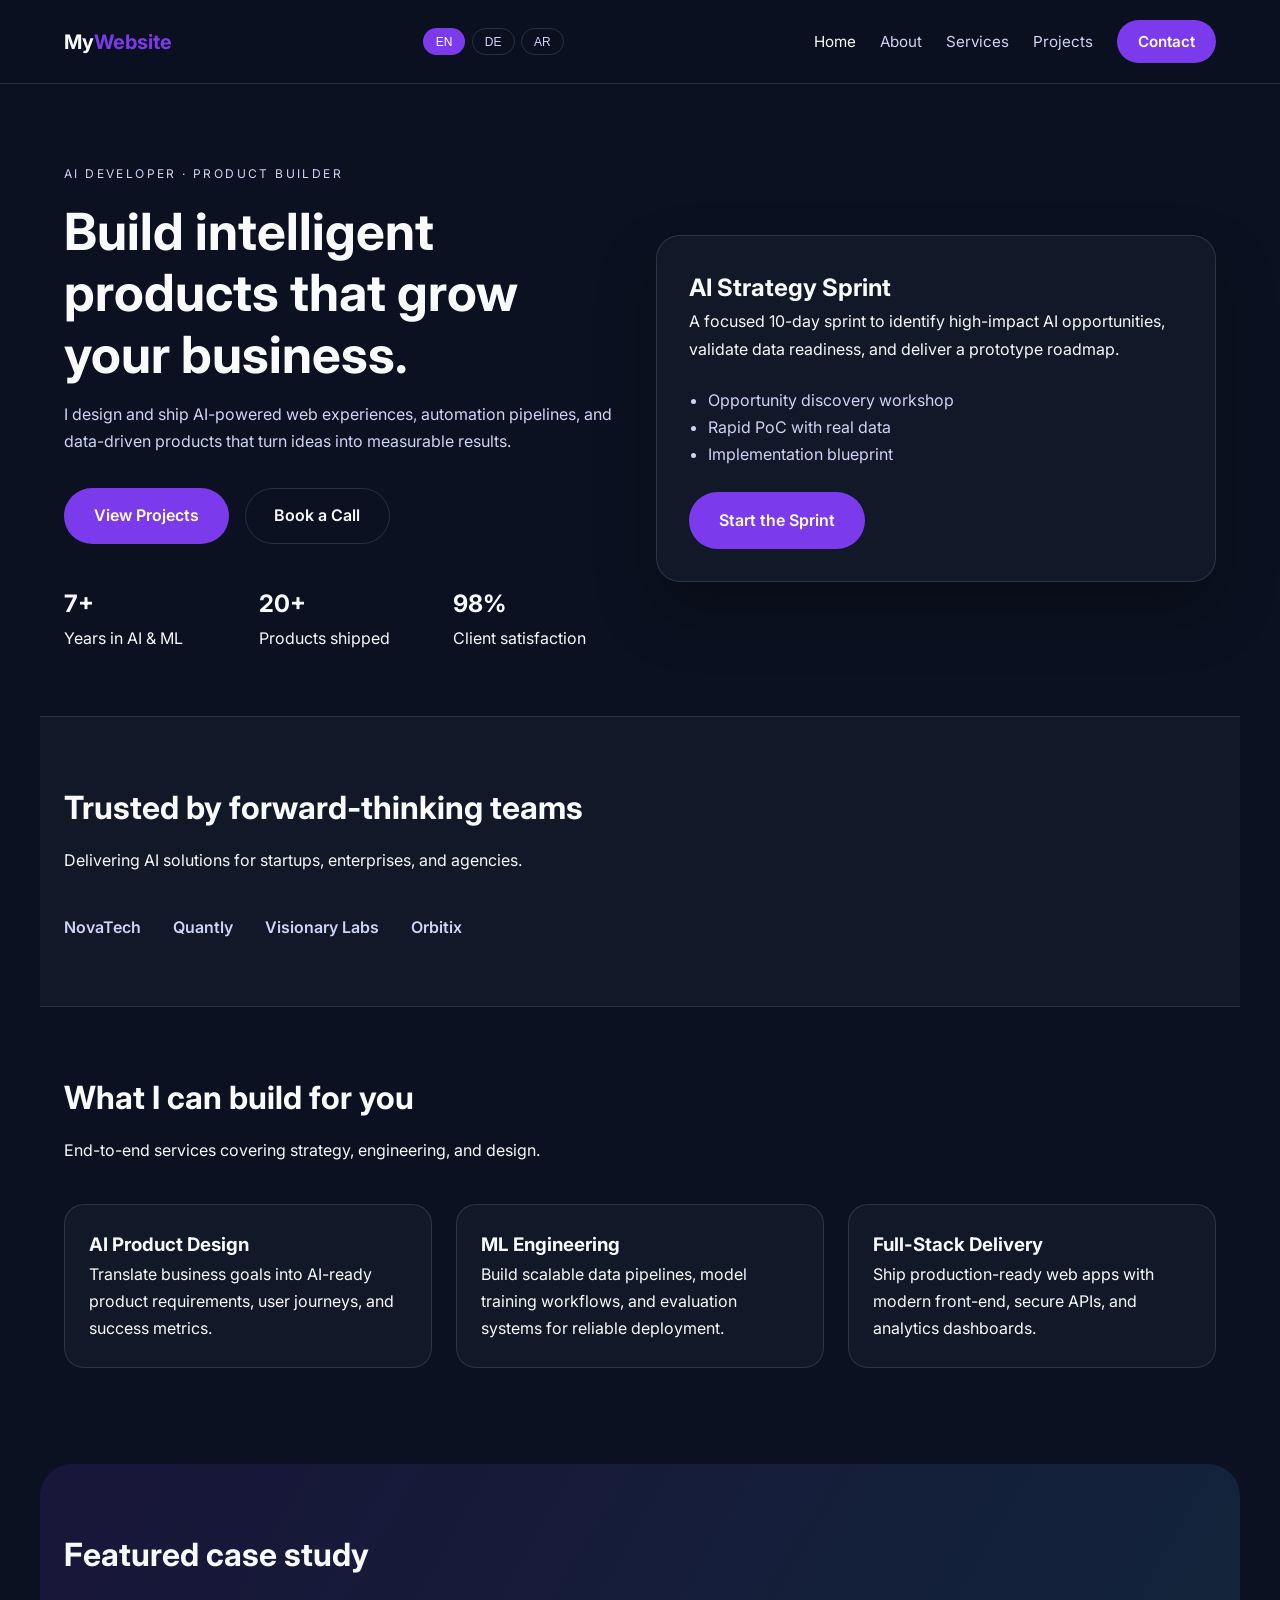
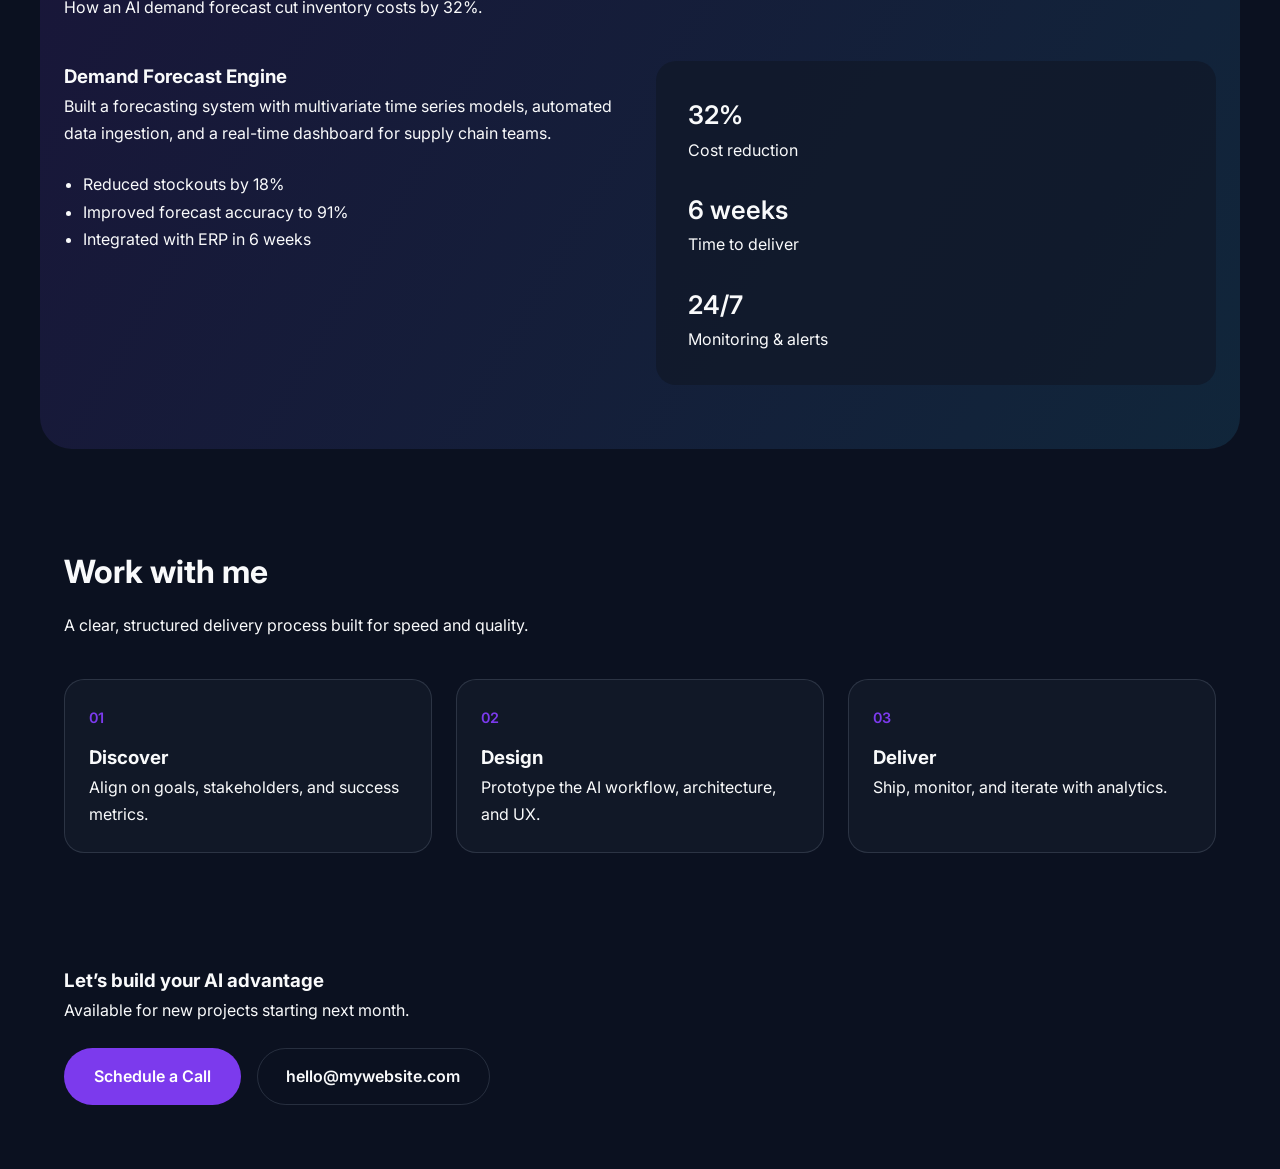
<file: my_website/index.html>
<!DOCTYPE html>
<html lang="en" dir="ltr">
  <head>
    <meta charset="UTF-8" />
    <meta name="viewport" content="width=device-width, initial-scale=1" />
    <title id="page-title">AI Developer Landing Page | My Website</title>
    <meta
      name="description"
      content="Professional AI developer landing page with services, projects, and contact."
      id="page-description"
    />
    <link rel="stylesheet" href="css/styles.css" />
  </head>
  <body data-page="index">
    <header class="site-header">
      <nav class="nav">
        <a class="logo" href="index.html" data-i18n-html="logo">My<span>Website</span></a>
        <div class="lang-switcher" role="group" aria-label="Language switcher">
          <button class="lang-button" type="button" data-lang="en">EN</button>
          <button class="lang-button" type="button" data-lang="de">DE</button>
          <button class="lang-button" type="button" data-lang="ar">AR</button>
        </div>
        <button class="nav-toggle" aria-expanded="false" aria-controls="nav-menu">
          <span class="sr-only" data-i18n="nav.toggle">Open menu</span>
          <span class="bar"></span>
          <span class="bar"></span>
          <span class="bar"></span>
        </button>
        <div class="nav-menu" id="nav-menu">
          <a href="index.html" class="active" data-i18n="nav.home">Home</a>
          <a href="about.html" data-i18n="nav.about">About</a>
          <a href="services.html" data-i18n="nav.services">Services</a>
          <a href="projects.html" data-i18n="nav.projects">Projects</a>
          <a href="contact.html" class="cta" data-i18n="nav.contact">Contact</a>
        </div>
      </nav>
    </header>

    <main>
      <section class="hero">
        <div class="hero-content">
          <p class="eyebrow" data-i18n="home.eyebrow">AI Developer · Product Builder</p>
          <h1 data-i18n="home.title">Build intelligent products that grow your business.</h1>
          <p class="lead" data-i18n="home.lead">
            I design and ship AI-powered web experiences, automation pipelines, and data-driven
            products that turn ideas into measurable results.
          </p>
          <div class="hero-actions">
            <a href="projects.html" class="button primary" data-i18n="home.ctaPrimary">
              View Projects
            </a>
            <a href="contact.html" class="button ghost" data-i18n="home.ctaSecondary">
              Book a Call
            </a>
          </div>
          <div class="hero-metrics">
            <div>
              <h3 data-i18n="home.metric1.value">7+</h3>
              <p data-i18n="home.metric1.label">Years in AI & ML</p>
            </div>
            <div>
              <h3 data-i18n="home.metric2.value">20+</h3>
              <p data-i18n="home.metric2.label">Products shipped</p>
            </div>
            <div>
              <h3 data-i18n="home.metric3.value">98%</h3>
              <p data-i18n="home.metric3.label">Client satisfaction</p>
            </div>
          </div>
        </div>
        <div class="hero-card">
          <div class="card">
            <h2 data-i18n="home.sprint.title">AI Strategy Sprint</h2>
            <p data-i18n="home.sprint.body">
              A focused 10-day sprint to identify high-impact AI opportunities, validate data
              readiness, and deliver a prototype roadmap.
            </p>
            <ul>
              <li data-i18n="home.sprint.list1">Opportunity discovery workshop</li>
              <li data-i18n="home.sprint.list2">Rapid PoC with real data</li>
              <li data-i18n="home.sprint.list3">Implementation blueprint</li>
            </ul>
            <a href="contact.html" class="button primary" data-i18n="home.sprint.cta">
              Start the Sprint
            </a>
          </div>
        </div>
      </section>

      <section class="section highlight">
        <div class="section-header">
          <h2 data-i18n="home.trust.title">Trusted by forward-thinking teams</h2>
          <p data-i18n="home.trust.body">
            Delivering AI solutions for startups, enterprises, and agencies.
          </p>
        </div>
        <div class="logos">
          <span>NovaTech</span>
          <span>Quantly</span>
          <span>Visionary Labs</span>
          <span>Orbitix</span>
        </div>
      </section>

      <section class="section">
        <div class="section-header">
          <h2 data-i18n="home.build.title">What I can build for you</h2>
          <p data-i18n="home.build.body">End-to-end services covering strategy, engineering, and design.</p>
        </div>
        <div class="grid three">
          <article class="feature">
            <h3 data-i18n="home.build.card1.title">AI Product Design</h3>
            <p data-i18n="home.build.card1.body">
              Translate business goals into AI-ready product requirements, user journeys, and
              success metrics.
            </p>
          </article>
          <article class="feature">
            <h3 data-i18n="home.build.card2.title">ML Engineering</h3>
            <p data-i18n="home.build.card2.body">
              Build scalable data pipelines, model training workflows, and evaluation systems for
              reliable deployment.
            </p>
          </article>
          <article class="feature">
            <h3 data-i18n="home.build.card3.title">Full-Stack Delivery</h3>
            <p data-i18n="home.build.card3.body">
              Ship production-ready web apps with modern front-end, secure APIs, and analytics
              dashboards.
            </p>
          </article>
        </div>
      </section>

      <section class="section gradient">
        <div class="section-header">
          <h2 data-i18n="home.case.title">Featured case study</h2>
          <p data-i18n="home.case.subtitle">How an AI demand forecast cut inventory costs by 32%.</p>
        </div>
        <div class="case-study">
          <div>
            <h3 data-i18n="home.case.project">Demand Forecast Engine</h3>
            <p data-i18n="home.case.body">
              Built a forecasting system with multivariate time series models, automated data
              ingestion, and a real-time dashboard for supply chain teams.
            </p>
            <ul>
              <li data-i18n="home.case.list1">Reduced stockouts by 18%</li>
              <li data-i18n="home.case.list2">Improved forecast accuracy to 91%</li>
              <li data-i18n="home.case.list3">Integrated with ERP in 6 weeks</li>
            </ul>
          </div>
          <div class="stats">
            <div>
              <span data-i18n="home.case.stat1.value">32%</span>
              <p data-i18n="home.case.stat1.label">Cost reduction</p>
            </div>
            <div>
              <span data-i18n="home.case.stat2.value">6 weeks</span>
              <p data-i18n="home.case.stat2.label">Time to deliver</p>
            </div>
            <div>
              <span data-i18n="home.case.stat3.value">24/7</span>
              <p data-i18n="home.case.stat3.label">Monitoring & alerts</p>
            </div>
          </div>
        </div>
      </section>

      <section class="section">
        <div class="section-header">
          <h2 data-i18n="home.process.title">Work with me</h2>
          <p data-i18n="home.process.body">A clear, structured delivery process built for speed and quality.</p>
        </div>
        <div class="grid three">
          <article class="step">
            <span data-i18n="home.process.step1.number">01</span>
            <h3 data-i18n="home.process.step1.title">Discover</h3>
            <p data-i18n="home.process.step1.body">Align on goals, stakeholders, and success metrics.</p>
          </article>
          <article class="step">
            <span data-i18n="home.process.step2.number">02</span>
            <h3 data-i18n="home.process.step2.title">Design</h3>
            <p data-i18n="home.process.step2.body">Prototype the AI workflow, architecture, and UX.</p>
          </article>
          <article class="step">
            <span data-i18n="home.process.step3.number">03</span>
            <h3 data-i18n="home.process.step3.title">Deliver</h3>
            <p data-i18n="home.process.step3.body">Ship, monitor, and iterate with analytics.</p>
          </article>
        </div>
      </section>
    </main>

    <footer class="site-footer">
      <div>
        <h3 data-i18n="footer.title">Let’s build your AI advantage</h3>
        <p data-i18n="footer.body">Available for new projects starting next month.</p>
      </div>
      <div class="footer-actions">
        <a href="contact.html" class="button primary" data-i18n="footer.ctaPrimary">
          Schedule a Call
        </a>
        <a href="mailto:hello@mywebsite.com" class="button ghost">hello@mywebsite.com</a>
      </div>
    </footer>

    <script src="js/main.js"></script>
  </body>
</html>
</file>
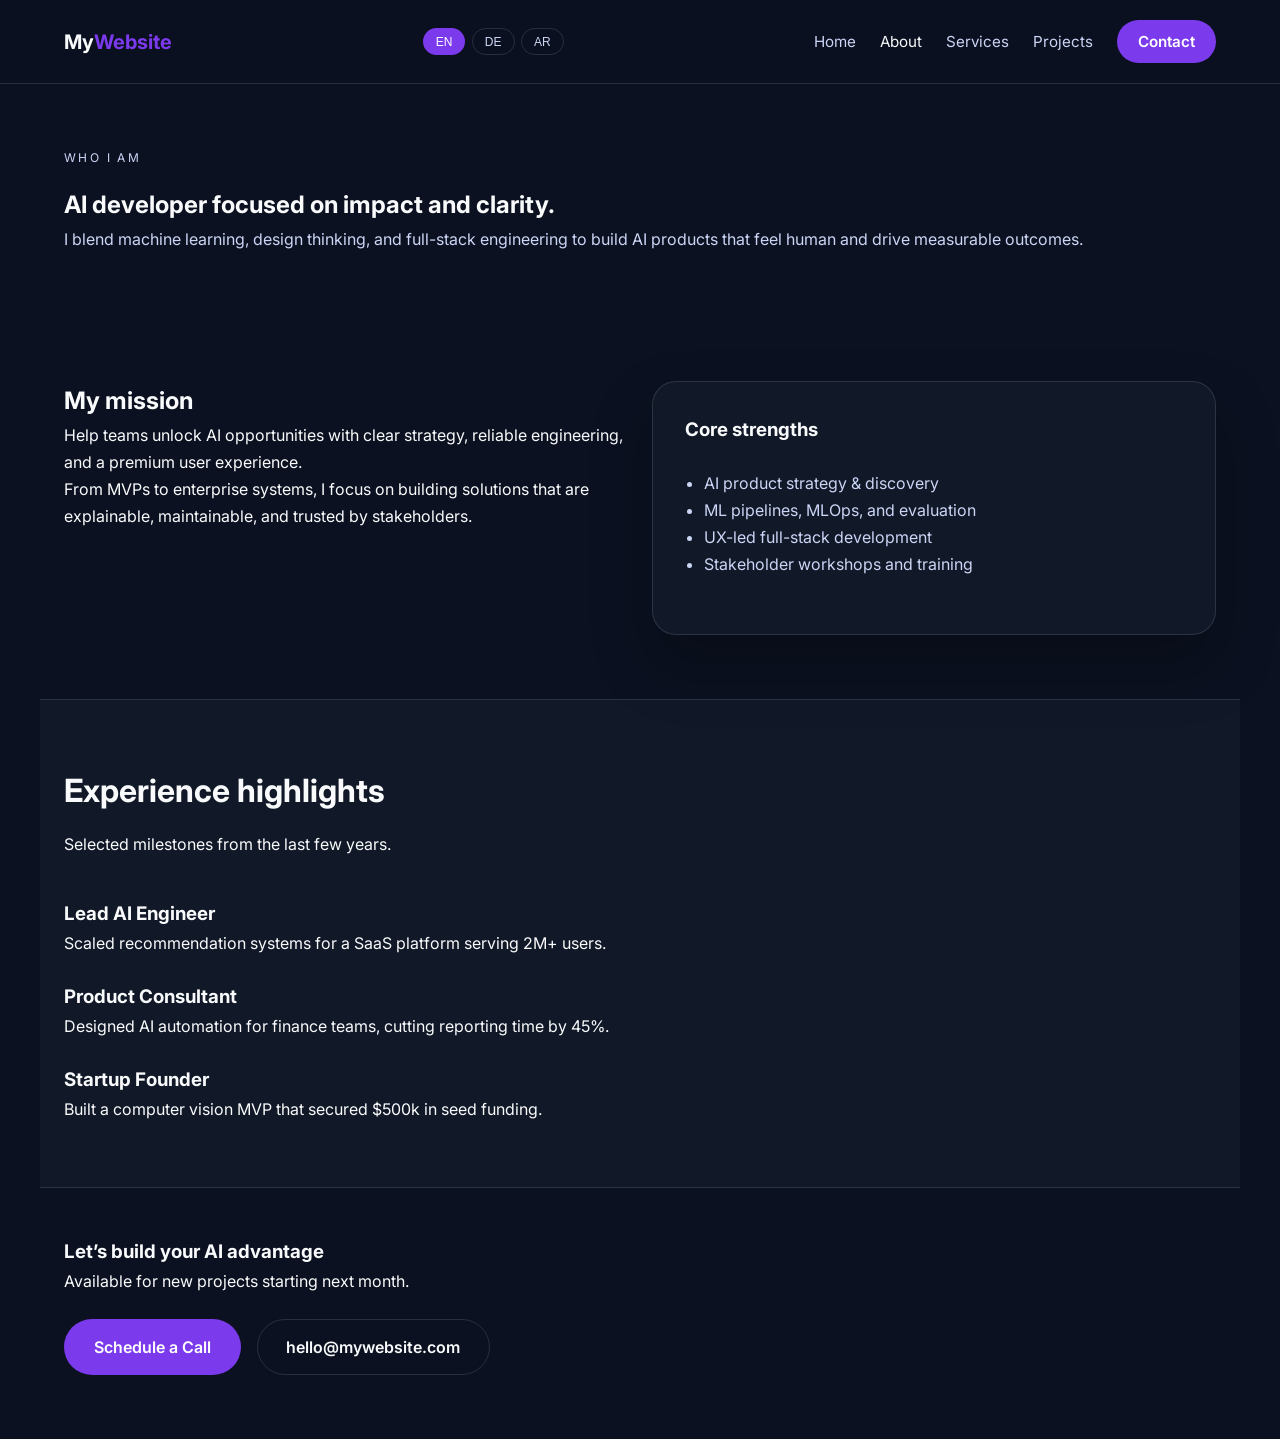
<file: my_website/about.html>
<!DOCTYPE html>
<html lang="en" dir="ltr">
  <head>
    <meta charset="UTF-8" />
    <meta name="viewport" content="width=device-width, initial-scale=1" />
    <title id="page-title">About | My Website</title>
    <meta name="description" content="About the AI developer behind My Website." id="page-description" />
    <link rel="stylesheet" href="css/styles.css" />
  </head>
  <body data-page="about">
    <header class="site-header">
      <nav class="nav">
        <a class="logo" href="index.html" data-i18n-html="logo">My<span>Website</span></a>
        <div class="lang-switcher" role="group" aria-label="Language switcher">
          <button class="lang-button" type="button" data-lang="en">EN</button>
          <button class="lang-button" type="button" data-lang="de">DE</button>
          <button class="lang-button" type="button" data-lang="ar">AR</button>
        </div>
        <button class="nav-toggle" aria-expanded="false" aria-controls="nav-menu">
          <span class="sr-only" data-i18n="nav.toggle">Open menu</span>
          <span class="bar"></span>
          <span class="bar"></span>
          <span class="bar"></span>
        </button>
        <div class="nav-menu" id="nav-menu">
          <a href="index.html" data-i18n="nav.home">Home</a>
          <a href="about.html" class="active" data-i18n="nav.about">About</a>
          <a href="services.html" data-i18n="nav.services">Services</a>
          <a href="projects.html" data-i18n="nav.projects">Projects</a>
          <a href="contact.html" class="cta" data-i18n="nav.contact">Contact</a>
        </div>
      </nav>
    </header>

    <main>
      <section class="page-hero">
        <div>
          <p class="eyebrow" data-i18n="about.eyebrow">Who I am</p>
          <h1 data-i18n="about.title">AI developer focused on impact and clarity.</h1>
          <p class="lead" data-i18n="about.lead">
            I blend machine learning, design thinking, and full-stack engineering to build AI
            products that feel human and drive measurable outcomes.
          </p>
        </div>
      </section>

      <section class="section">
        <div class="grid two">
          <div>
            <h2 data-i18n="about.mission.title">My mission</h2>
            <p data-i18n="about.mission.body1">
              Help teams unlock AI opportunities with clear strategy, reliable engineering, and a
              premium user experience.
            </p>
            <p data-i18n="about.mission.body2">
              From MVPs to enterprise systems, I focus on building solutions that are explainable,
              maintainable, and trusted by stakeholders.
            </p>
          </div>
          <div class="card">
            <h3 data-i18n="about.strengths.title">Core strengths</h3>
            <ul>
              <li data-i18n="about.strengths.item1">AI product strategy & discovery</li>
              <li data-i18n="about.strengths.item2">ML pipelines, MLOps, and evaluation</li>
              <li data-i18n="about.strengths.item3">UX-led full-stack development</li>
              <li data-i18n="about.strengths.item4">Stakeholder workshops and training</li>
            </ul>
          </div>
        </div>
      </section>

      <section class="section highlight">
        <div class="section-header">
          <h2 data-i18n="about.experience.title">Experience highlights</h2>
          <p data-i18n="about.experience.subtitle">Selected milestones from the last few years.</p>
        </div>
        <div class="timeline">
          <div>
            <h3 data-i18n="about.experience.item1.title">Lead AI Engineer</h3>
            <p data-i18n="about.experience.item1.body">
              Scaled recommendation systems for a SaaS platform serving 2M+ users.
            </p>
          </div>
          <div>
            <h3 data-i18n="about.experience.item2.title">Product Consultant</h3>
            <p data-i18n="about.experience.item2.body">
              Designed AI automation for finance teams, cutting reporting time by 45%.
            </p>
          </div>
          <div>
            <h3 data-i18n="about.experience.item3.title">Startup Founder</h3>
            <p data-i18n="about.experience.item3.body">
              Built a computer vision MVP that secured $500k in seed funding.
            </p>
          </div>
        </div>
      </section>
    </main>

    <footer class="site-footer">
      <div>
        <h3 data-i18n="footer.title">Let’s build your AI advantage</h3>
        <p data-i18n="footer.body">Available for new projects starting next month.</p>
      </div>
      <div class="footer-actions">
        <a href="contact.html" class="button primary" data-i18n="footer.ctaPrimary">
          Schedule a Call
        </a>
        <a href="mailto:hello@mywebsite.com" class="button ghost">hello@mywebsite.com</a>
      </div>
    </footer>

    <script src="js/main.js"></script>
  </body>
</html>
</file>
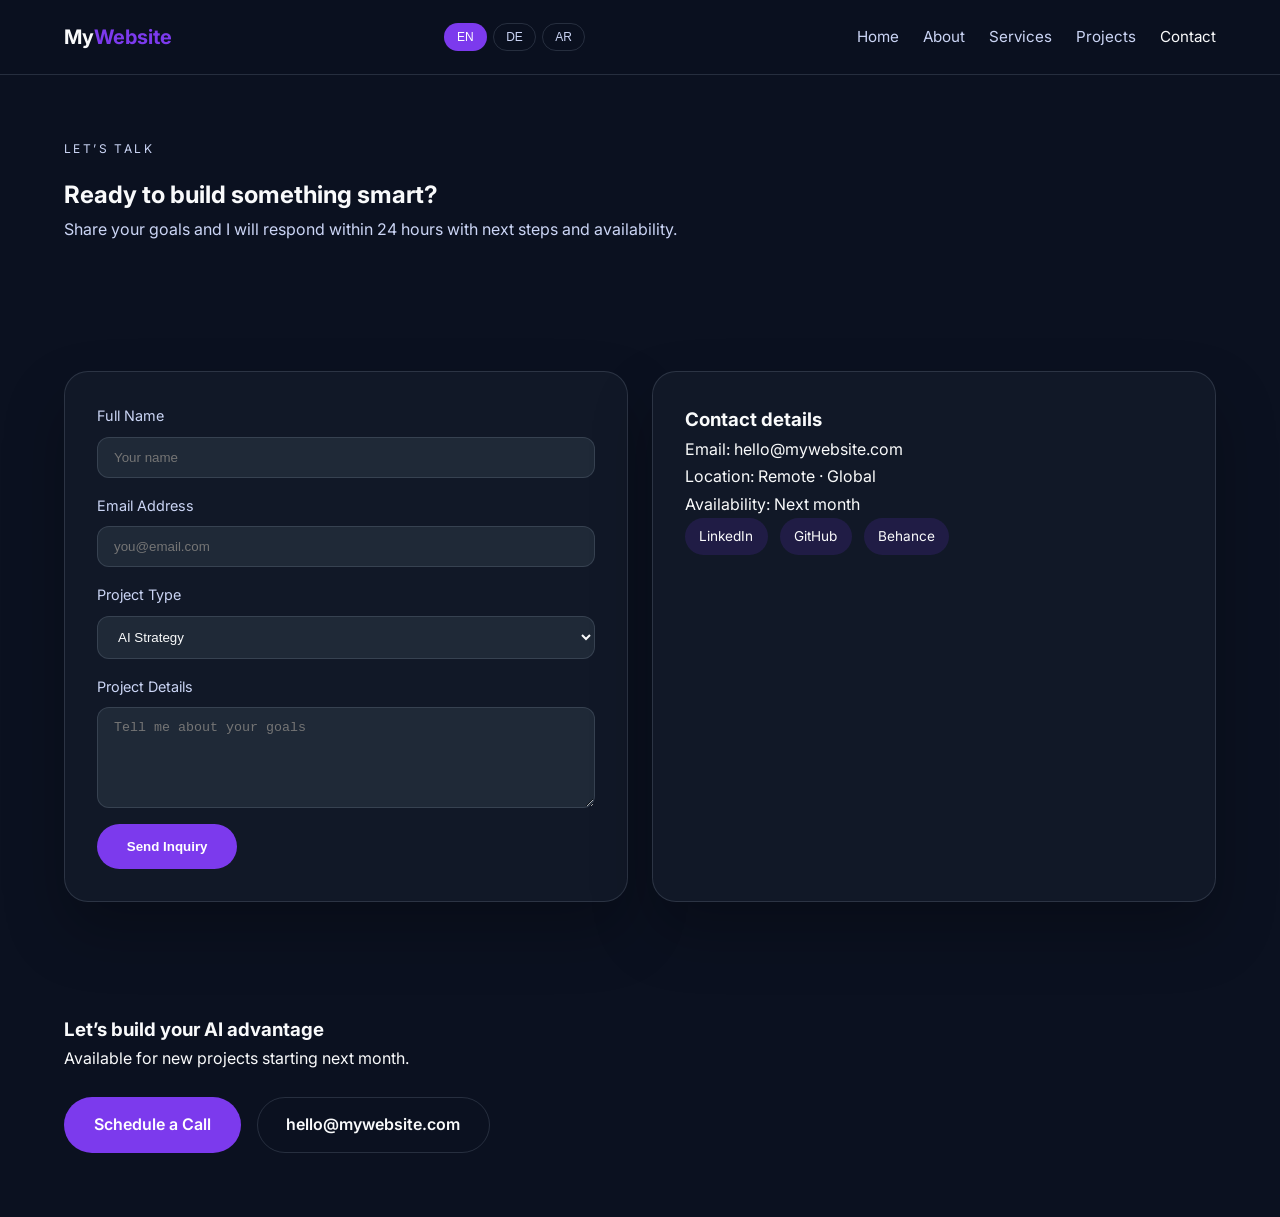
<file: my_website/contact.html>
<!DOCTYPE html>
<html lang="en" dir="ltr">
  <head>
    <meta charset="UTF-8" />
    <meta name="viewport" content="width=device-width, initial-scale=1" />
    <title id="page-title">Contact | My Website</title>
    <meta name="description" content="Contact the AI developer for new projects." id="page-description" />
    <link rel="stylesheet" href="css/styles.css" />
  </head>
  <body data-page="contact">
    <header class="site-header">
      <nav class="nav">
        <a class="logo" href="index.html" data-i18n-html="logo">My<span>Website</span></a>
        <div class="lang-switcher" role="group" aria-label="Language switcher">
          <button class="lang-button" type="button" data-lang="en">EN</button>
          <button class="lang-button" type="button" data-lang="de">DE</button>
          <button class="lang-button" type="button" data-lang="ar">AR</button>
        </div>
        <button class="nav-toggle" aria-expanded="false" aria-controls="nav-menu">
          <span class="sr-only" data-i18n="nav.toggle">Open menu</span>
          <span class="bar"></span>
          <span class="bar"></span>
          <span class="bar"></span>
        </button>
        <div class="nav-menu" id="nav-menu">
          <a href="index.html" data-i18n="nav.home">Home</a>
          <a href="about.html" data-i18n="nav.about">About</a>
          <a href="services.html" data-i18n="nav.services">Services</a>
          <a href="projects.html" data-i18n="nav.projects">Projects</a>
          <a href="contact.html" class="active" data-i18n="nav.contact">Contact</a>
        </div>
      </nav>
    </header>

    <main>
      <section class="page-hero">
        <div>
          <p class="eyebrow" data-i18n="contact.eyebrow">Let’s talk</p>
          <h1 data-i18n="contact.title">Ready to build something smart?</h1>
          <p class="lead" data-i18n="contact.lead">
            Share your goals and I will respond within 24 hours with next steps and availability.
          </p>
        </div>
      </section>

      <section class="section">
        <div class="grid two">
          <form class="card form" action="https://example.com" method="post">
            <label>
              <span data-i18n="contact.form.name">Full Name</span>
              <input
                type="text"
                name="name"
                placeholder="Your name"
                data-i18n-placeholder="contact.form.namePlaceholder"
                required
              />
            </label>
            <label>
              <span data-i18n="contact.form.email">Email Address</span>
              <input
                type="email"
                name="email"
                placeholder="you@email.com"
                data-i18n-placeholder="contact.form.emailPlaceholder"
                required
              />
            </label>
            <label>
              <span data-i18n="contact.form.project">Project Type</span>
              <select name="project">
                <option data-i18n="contact.form.projectOption1">AI Strategy</option>
                <option data-i18n="contact.form.projectOption2">ML System</option>
                <option data-i18n="contact.form.projectOption3">Product MVP</option>
                <option data-i18n="contact.form.projectOption4">Optimization</option>
              </select>
            </label>
            <label>
              <span data-i18n="contact.form.details">Project Details</span>
              <textarea
                name="details"
                rows="5"
                placeholder="Tell me about your goals"
                data-i18n-placeholder="contact.form.detailsPlaceholder"
              ></textarea>
            </label>
            <button class="button primary" type="submit" data-i18n="contact.form.submit">
              Send Inquiry
            </button>
          </form>
          <div class="card">
            <h3 data-i18n="contact.info.title">Contact details</h3>
            <p data-i18n="contact.info.email">Email: hello@mywebsite.com</p>
            <p data-i18n="contact.info.location">Location: Remote · Global</p>
            <p data-i18n="contact.info.availability">Availability: Next month</p>
            <div class="stack">
              <span>LinkedIn</span>
              <span>GitHub</span>
              <span>Behance</span>
            </div>
          </div>
        </div>
      </section>
    </main>

    <footer class="site-footer">
      <div>
        <h3 data-i18n="footer.title">Let’s build your AI advantage</h3>
        <p data-i18n="footer.body">Available for new projects starting next month.</p>
      </div>
      <div class="footer-actions">
        <a href="contact.html" class="button primary" data-i18n="footer.ctaPrimary">
          Schedule a Call
        </a>
        <a href="mailto:hello@mywebsite.com" class="button ghost">hello@mywebsite.com</a>
      </div>
    </footer>

    <script src="js/main.js"></script>
  </body>
</html>
</file>
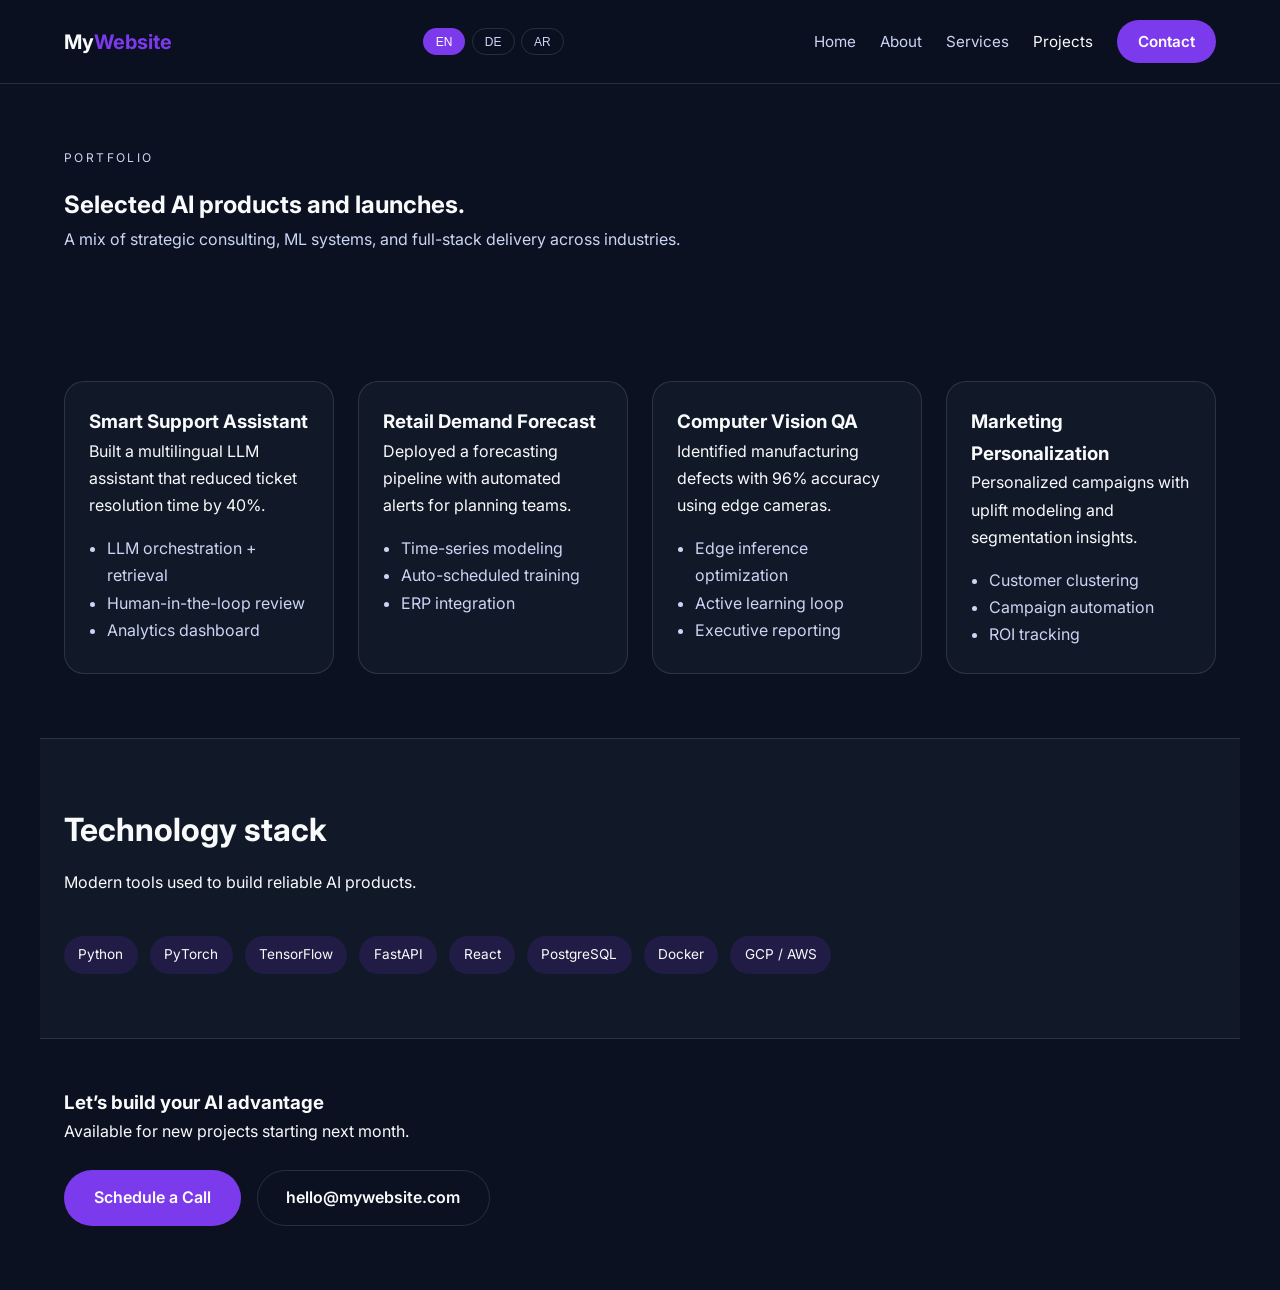
<file: my_website/projects.html>
<!DOCTYPE html>
<html lang="en" dir="ltr">
  <head>
    <meta charset="UTF-8" />
    <meta name="viewport" content="width=device-width, initial-scale=1" />
    <title id="page-title">Projects | My Website</title>
    <meta name="description" content="AI development projects and case studies." id="page-description" />
    <link rel="stylesheet" href="css/styles.css" />
  </head>
  <body data-page="projects">
    <header class="site-header">
      <nav class="nav">
        <a class="logo" href="index.html" data-i18n-html="logo">My<span>Website</span></a>
        <div class="lang-switcher" role="group" aria-label="Language switcher">
          <button class="lang-button" type="button" data-lang="en">EN</button>
          <button class="lang-button" type="button" data-lang="de">DE</button>
          <button class="lang-button" type="button" data-lang="ar">AR</button>
        </div>
        <button class="nav-toggle" aria-expanded="false" aria-controls="nav-menu">
          <span class="sr-only" data-i18n="nav.toggle">Open menu</span>
          <span class="bar"></span>
          <span class="bar"></span>
          <span class="bar"></span>
        </button>
        <div class="nav-menu" id="nav-menu">
          <a href="index.html" data-i18n="nav.home">Home</a>
          <a href="about.html" data-i18n="nav.about">About</a>
          <a href="services.html" data-i18n="nav.services">Services</a>
          <a href="projects.html" class="active" data-i18n="nav.projects">Projects</a>
          <a href="contact.html" class="cta" data-i18n="nav.contact">Contact</a>
        </div>
      </nav>
    </header>

    <main>
      <section class="page-hero">
        <div>
          <p class="eyebrow" data-i18n="projects.eyebrow">Portfolio</p>
          <h1 data-i18n="projects.title">Selected AI products and launches.</h1>
          <p class="lead" data-i18n="projects.lead">
            A mix of strategic consulting, ML systems, and full-stack delivery across industries.
          </p>
        </div>
      </section>

      <section class="section">
        <div class="grid two">
          <article class="project-card">
            <h3 data-i18n="projects.card1.title">Smart Support Assistant</h3>
            <p data-i18n="projects.card1.body">
              Built a multilingual LLM assistant that reduced ticket resolution time by 40%.
            </p>
            <ul>
              <li data-i18n="projects.card1.list1">LLM orchestration + retrieval</li>
              <li data-i18n="projects.card1.list2">Human-in-the-loop review</li>
              <li data-i18n="projects.card1.list3">Analytics dashboard</li>
            </ul>
          </article>
          <article class="project-card">
            <h3 data-i18n="projects.card2.title">Retail Demand Forecast</h3>
            <p data-i18n="projects.card2.body">
              Deployed a forecasting pipeline with automated alerts for planning teams.
            </p>
            <ul>
              <li data-i18n="projects.card2.list1">Time-series modeling</li>
              <li data-i18n="projects.card2.list2">Auto-scheduled training</li>
              <li data-i18n="projects.card2.list3">ERP integration</li>
            </ul>
          </article>
          <article class="project-card">
            <h3 data-i18n="projects.card3.title">Computer Vision QA</h3>
            <p data-i18n="projects.card3.body">
              Identified manufacturing defects with 96% accuracy using edge cameras.
            </p>
            <ul>
              <li data-i18n="projects.card3.list1">Edge inference optimization</li>
              <li data-i18n="projects.card3.list2">Active learning loop</li>
              <li data-i18n="projects.card3.list3">Executive reporting</li>
            </ul>
          </article>
          <article class="project-card">
            <h3 data-i18n="projects.card4.title">Marketing Personalization</h3>
            <p data-i18n="projects.card4.body">
              Personalized campaigns with uplift modeling and segmentation insights.
            </p>
            <ul>
              <li data-i18n="projects.card4.list1">Customer clustering</li>
              <li data-i18n="projects.card4.list2">Campaign automation</li>
              <li data-i18n="projects.card4.list3">ROI tracking</li>
            </ul>
          </article>
        </div>
      </section>

      <section class="section highlight">
        <div class="section-header">
          <h2 data-i18n="projects.stack.title">Technology stack</h2>
          <p data-i18n="projects.stack.subtitle">Modern tools used to build reliable AI products.</p>
        </div>
        <div class="stack">
          <span>Python</span>
          <span>PyTorch</span>
          <span>TensorFlow</span>
          <span>FastAPI</span>
          <span>React</span>
          <span>PostgreSQL</span>
          <span>Docker</span>
          <span>GCP / AWS</span>
        </div>
      </section>
    </main>

    <footer class="site-footer">
      <div>
        <h3 data-i18n="footer.title">Let’s build your AI advantage</h3>
        <p data-i18n="footer.body">Available for new projects starting next month.</p>
      </div>
      <div class="footer-actions">
        <a href="contact.html" class="button primary" data-i18n="footer.ctaPrimary">
          Schedule a Call
        </a>
        <a href="mailto:hello@mywebsite.com" class="button ghost">hello@mywebsite.com</a>
      </div>
    </footer>

    <script src="js/main.js"></script>
  </body>
</html>
</file>
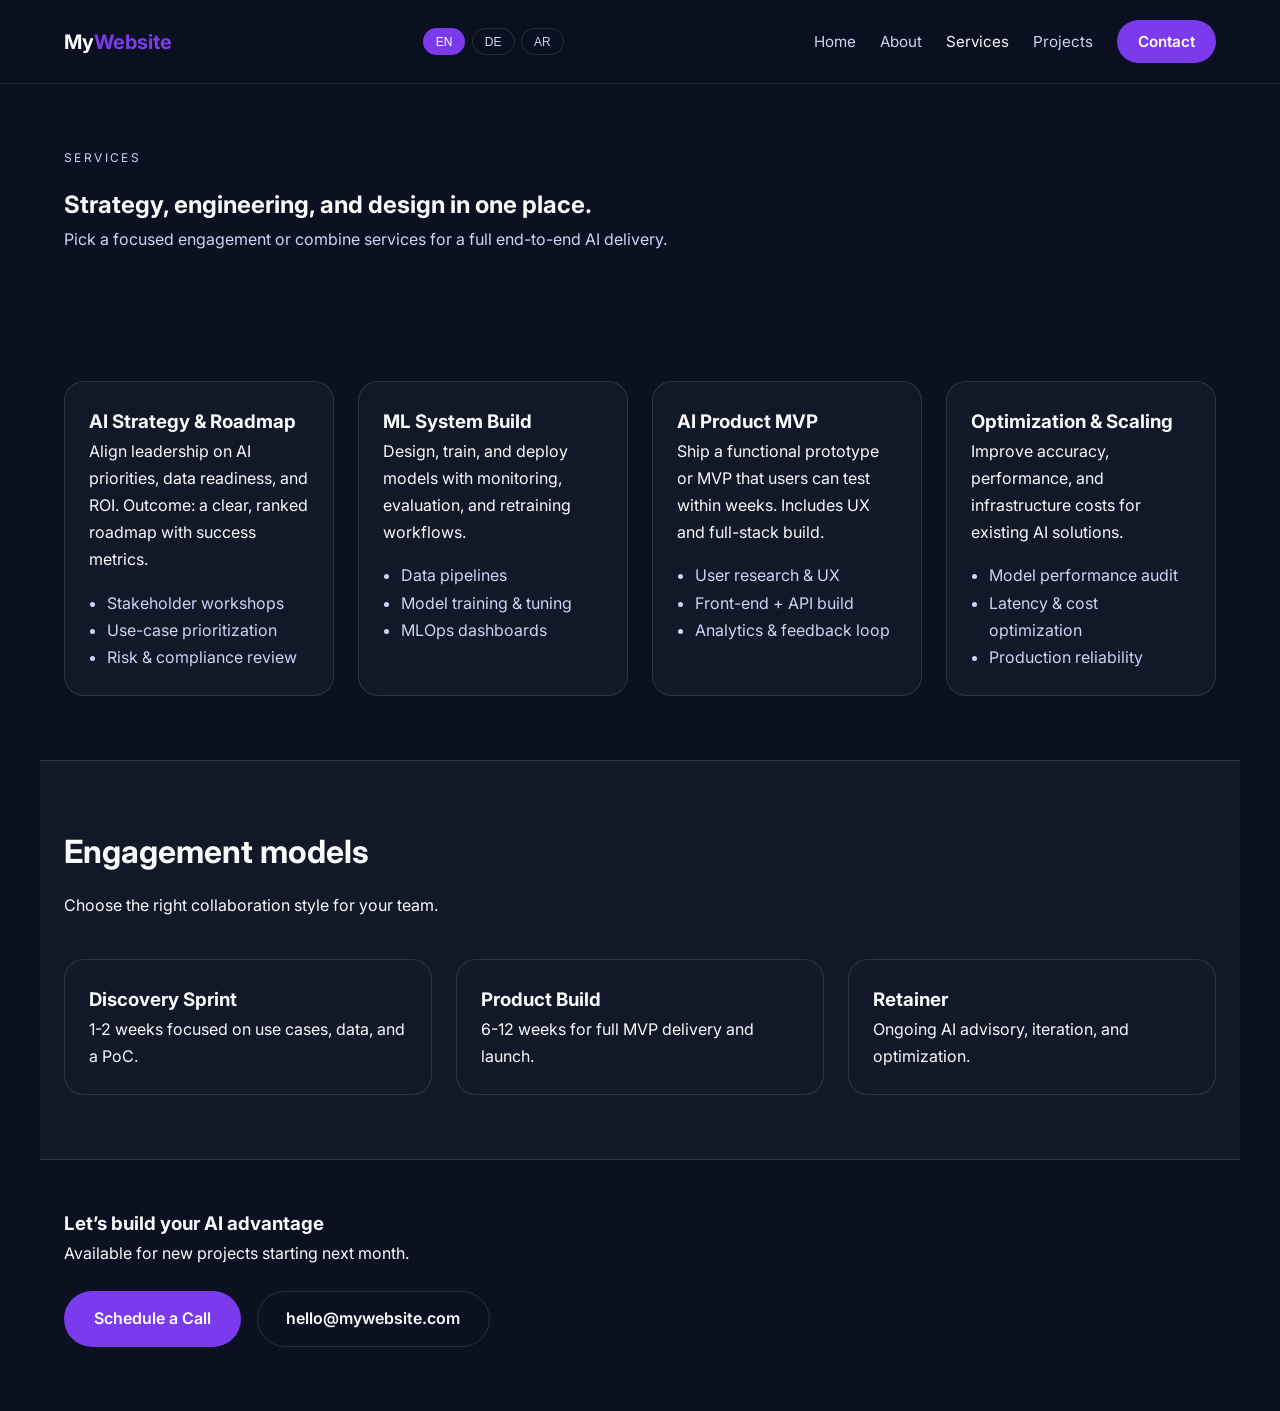
<file: my_website/services.html>
<!DOCTYPE html>
<html lang="en" dir="ltr">
  <head>
    <meta charset="UTF-8" />
    <meta name="viewport" content="width=device-width, initial-scale=1" />
    <title id="page-title">Services | My Website</title>
    <meta name="description" content="AI development services for product teams." id="page-description" />
    <link rel="stylesheet" href="css/styles.css" />
  </head>
  <body data-page="services">
    <header class="site-header">
      <nav class="nav">
        <a class="logo" href="index.html" data-i18n-html="logo">My<span>Website</span></a>
        <div class="lang-switcher" role="group" aria-label="Language switcher">
          <button class="lang-button" type="button" data-lang="en">EN</button>
          <button class="lang-button" type="button" data-lang="de">DE</button>
          <button class="lang-button" type="button" data-lang="ar">AR</button>
        </div>
        <button class="nav-toggle" aria-expanded="false" aria-controls="nav-menu">
          <span class="sr-only" data-i18n="nav.toggle">Open menu</span>
          <span class="bar"></span>
          <span class="bar"></span>
          <span class="bar"></span>
        </button>
        <div class="nav-menu" id="nav-menu">
          <a href="index.html" data-i18n="nav.home">Home</a>
          <a href="about.html" data-i18n="nav.about">About</a>
          <a href="services.html" class="active" data-i18n="nav.services">Services</a>
          <a href="projects.html" data-i18n="nav.projects">Projects</a>
          <a href="contact.html" class="cta" data-i18n="nav.contact">Contact</a>
        </div>
      </nav>
    </header>

    <main>
      <section class="page-hero">
        <div>
          <p class="eyebrow" data-i18n="services.eyebrow">Services</p>
          <h1 data-i18n="services.title">Strategy, engineering, and design in one place.</h1>
          <p class="lead" data-i18n="services.lead">
            Pick a focused engagement or combine services for a full end-to-end AI delivery.
          </p>
        </div>
      </section>

      <section class="section">
        <div class="grid two">
          <article class="feature">
            <h3 data-i18n="services.card1.title">AI Strategy & Roadmap</h3>
            <p data-i18n="services.card1.body">
              Align leadership on AI priorities, data readiness, and ROI. Outcome: a clear, ranked
              roadmap with success metrics.
            </p>
            <ul>
              <li data-i18n="services.card1.list1">Stakeholder workshops</li>
              <li data-i18n="services.card1.list2">Use-case prioritization</li>
              <li data-i18n="services.card1.list3">Risk & compliance review</li>
            </ul>
          </article>
          <article class="feature">
            <h3 data-i18n="services.card2.title">ML System Build</h3>
            <p data-i18n="services.card2.body">
              Design, train, and deploy models with monitoring, evaluation, and retraining
              workflows.
            </p>
            <ul>
              <li data-i18n="services.card2.list1">Data pipelines</li>
              <li data-i18n="services.card2.list2">Model training & tuning</li>
              <li data-i18n="services.card2.list3">MLOps dashboards</li>
            </ul>
          </article>
          <article class="feature">
            <h3 data-i18n="services.card3.title">AI Product MVP</h3>
            <p data-i18n="services.card3.body">
              Ship a functional prototype or MVP that users can test within weeks. Includes UX and
              full-stack build.
            </p>
            <ul>
              <li data-i18n="services.card3.list1">User research & UX</li>
              <li data-i18n="services.card3.list2">Front-end + API build</li>
              <li data-i18n="services.card3.list3">Analytics & feedback loop</li>
            </ul>
          </article>
          <article class="feature">
            <h3 data-i18n="services.card4.title">Optimization & Scaling</h3>
            <p data-i18n="services.card4.body">
              Improve accuracy, performance, and infrastructure costs for existing AI solutions.
            </p>
            <ul>
              <li data-i18n="services.card4.list1">Model performance audit</li>
              <li data-i18n="services.card4.list2">Latency & cost optimization</li>
              <li data-i18n="services.card4.list3">Production reliability</li>
            </ul>
          </article>
        </div>
      </section>

      <section class="section highlight">
        <div class="section-header">
          <h2 data-i18n="services.models.title">Engagement models</h2>
          <p data-i18n="services.models.subtitle">Choose the right collaboration style for your team.</p>
        </div>
        <div class="grid three">
          <article class="step">
            <h3 data-i18n="services.models.item1.title">Discovery Sprint</h3>
            <p data-i18n="services.models.item1.body">1-2 weeks focused on use cases, data, and a PoC.</p>
          </article>
          <article class="step">
            <h3 data-i18n="services.models.item2.title">Product Build</h3>
            <p data-i18n="services.models.item2.body">6-12 weeks for full MVP delivery and launch.</p>
          </article>
          <article class="step">
            <h3 data-i18n="services.models.item3.title">Retainer</h3>
            <p data-i18n="services.models.item3.body">Ongoing AI advisory, iteration, and optimization.</p>
          </article>
        </div>
      </section>
    </main>

    <footer class="site-footer">
      <div>
        <h3 data-i18n="footer.title">Let’s build your AI advantage</h3>
        <p data-i18n="footer.body">Available for new projects starting next month.</p>
      </div>
      <div class="footer-actions">
        <a href="contact.html" class="button primary" data-i18n="footer.ctaPrimary">
          Schedule a Call
        </a>
        <a href="mailto:hello@mywebsite.com" class="button ghost">hello@mywebsite.com</a>
      </div>
    </footer>

    <script src="js/main.js"></script>
  </body>
</html>
</file>
<file: my_website/css/styles.css>
@import url("https://fonts.googleapis.com/css2?family=Cairo:wght@300;400;600;700&display=swap");
@import url("https://fonts.googleapis.com/css2?family=Inter:wght@300;400;500;600;700&display=swap");

:root {
  color-scheme: light;
  --bg: #0b1120;
  --surface: #111827;
  --surface-light: #1f2937;
  --text: #f9fafb;
  --muted: #cbd5f5;
  --accent: #7c3aed;
  --accent-soft: rgba(124, 58, 237, 0.15);
  --border: rgba(148, 163, 184, 0.2);
}

* {
  box-sizing: border-box;
  margin: 0;
  padding: 0;
}

html[dir="rtl"] body {
  direction: rtl;
  text-align: right;
  font-family: "Cairo", sans-serif;
}

html[dir="ltr"] body {
  direction: ltr;
  text-align: left;
  font-family: "Inter", sans-serif;
}

body {
  background: var(--bg);
  color: var(--text);
  line-height: 1.7;
}

a {
  color: inherit;
  text-decoration: none;
}

img {
  max-width: 100%;
  display: block;
}

.site-header {
  position: sticky;
  top: 0;
  background: rgba(11, 17, 32, 0.92);
  border-bottom: 1px solid var(--border);
  z-index: 10;
  backdrop-filter: blur(12px);
}

.nav {
  display: flex;
  align-items: center;
  justify-content: space-between;
  max-width: 1200px;
  margin: 0 auto;
  padding: 1.25rem 1.5rem;
  gap: 1rem;
}

html[dir="rtl"] .nav {
  flex-direction: row-reverse;
}

.logo {
  font-weight: 700;
  font-size: 1.25rem;
  flex-shrink: 0;
}

.logo span {
  color: var(--accent);
}

.lang-switcher {
  display: flex;
  gap: 0.4rem;
  flex-wrap: wrap;
  align-items: center;
}

.lang-button {
  border: 1px solid var(--border);
  background: transparent;
  color: var(--muted);
  padding: 0.35rem 0.75rem;
  border-radius: 999px;
  font-size: 0.75rem;
  cursor: pointer;
  transition: all 0.2s ease;
}

.lang-button.active {
  background: var(--accent);
  color: #fff;
  border-color: transparent;
}

.nav-menu {
  display: flex;
  gap: 1.5rem;
  align-items: center;
}

.nav-menu a {
  font-size: 0.95rem;
  color: var(--muted);
  transition: color 0.2s ease;
}

.nav-menu a:hover,
.nav-menu a.active {
  color: var(--text);
}

.nav-menu .cta {
  padding: 0.55rem 1.3rem;
  border-radius: 999px;
  background: var(--accent);
  color: white;
  font-weight: 600;
}

.nav-toggle {
  display: none;
  background: none;
  border: 1px solid var(--border);
  border-radius: 0.75rem;
  padding: 0.5rem;
}

.nav-toggle .bar {
  width: 18px;
  height: 2px;
  background: var(--text);
  display: block;
  margin: 4px 0;
}

.sr-only {
  position: absolute;
  width: 1px;
  height: 1px;
  padding: 0;
  margin: -1px;
  overflow: hidden;
  clip: rect(0, 0, 0, 0);
  border: 0;
}

.hero {
  display: grid;
  grid-template-columns: repeat(auto-fit, minmax(280px, 1fr));
  gap: 2rem;
  max-width: 1200px;
  margin: 0 auto;
  padding: 5rem 1.5rem 4rem;
}

.hero-content h1 {
  font-size: clamp(2.4rem, 4vw, 3.3rem);
  line-height: 1.2;
  margin-bottom: 1rem;
}

.eyebrow {
  text-transform: uppercase;
  letter-spacing: 0.15rem;
  font-size: 0.75rem;
  color: var(--muted);
  margin-bottom: 1rem;
}

.lead {
  color: var(--muted);
  margin-bottom: 2rem;
}

.hero-actions {
  display: flex;
  gap: 1rem;
  flex-wrap: wrap;
  margin-bottom: 2.5rem;
}

.button {
  padding: 0.85rem 1.8rem;
  border-radius: 999px;
  border: 1px solid transparent;
  font-weight: 600;
  display: inline-flex;
  align-items: center;
  justify-content: center;
}

.button.primary {
  background: var(--accent);
  color: white;
}

.button.ghost {
  border-color: var(--border);
  color: var(--text);
}

.hero-metrics {
  display: grid;
  grid-template-columns: repeat(auto-fit, minmax(140px, 1fr));
  gap: 1.5rem;
}

.hero-metrics h3 {
  font-size: 1.5rem;
}

.hero-card {
  display: flex;
  align-items: center;
  justify-content: center;
}

.card {
  background: var(--surface);
  padding: 2rem;
  border-radius: 1.5rem;
  border: 1px solid var(--border);
  box-shadow: 0 30px 60px rgba(0, 0, 0, 0.25);
}

.card ul {
  margin: 1.5rem 0;
  padding-inline-start: 1.2rem;
  color: var(--muted);
}

.section {
  padding: 4rem 1.5rem;
  max-width: 1200px;
  margin: 0 auto;
}

.section-header {
  margin-bottom: 2.5rem;
}

.section-header h2 {
  font-size: 2rem;
  margin-bottom: 0.75rem;
}

.highlight {
  background: var(--surface);
  border-top: 1px solid var(--border);
  border-bottom: 1px solid var(--border);
}

.gradient {
  background: linear-gradient(120deg, rgba(124, 58, 237, 0.12), rgba(56, 189, 248, 0.12));
  border-radius: 2rem;
  margin: 2rem auto;
}

.logos {
  display: flex;
  flex-wrap: wrap;
  gap: 2rem;
  font-weight: 600;
  color: var(--muted);
}

.grid {
  display: grid;
  gap: 1.5rem;
}

.grid.two {
  grid-template-columns: repeat(auto-fit, minmax(250px, 1fr));
}

.grid.three {
  grid-template-columns: repeat(auto-fit, minmax(220px, 1fr));
}

.feature,
.step,
.project-card {
  background: var(--surface);
  padding: 1.5rem;
  border-radius: 1.25rem;
  border: 1px solid var(--border);
}

.feature ul,
.project-card ul {
  margin-top: 1rem;
  padding-inline-start: 1.1rem;
  color: var(--muted);
}

.step span {
  display: inline-block;
  font-size: 0.9rem;
  margin-bottom: 0.75rem;
  color: var(--accent);
  font-weight: 600;
}

.case-study {
  display: grid;
  grid-template-columns: repeat(auto-fit, minmax(260px, 1fr));
  gap: 2rem;
}

.case-study ul {
  margin-top: 1.5rem;
  padding-inline-start: 1.2rem;
}

.stats {
  display: grid;
  gap: 1.5rem;
  background: rgba(17, 24, 39, 0.7);
  padding: 2rem;
  border-radius: 1.25rem;
}

.stats span {
  font-size: 1.6rem;
  font-weight: 600;
}

.page-hero {
  max-width: 1200px;
  margin: 0 auto;
  padding: 4rem 1.5rem 2rem;
}

.timeline {
  display: grid;
  gap: 1.5rem;
}

.stack {
  display: flex;
  flex-wrap: wrap;
  gap: 0.75rem;
}

.stack span {
  background: var(--accent-soft);
  color: var(--text);
  padding: 0.45rem 0.9rem;
  border-radius: 999px;
  font-size: 0.85rem;
}

.form label {
  display: flex;
  flex-direction: column;
  gap: 0.5rem;
  margin-bottom: 1rem;
  color: var(--muted);
  font-size: 0.9rem;
}

.form input,
.form select,
.form textarea {
  padding: 0.75rem 1rem;
  border-radius: 0.75rem;
  border: 1px solid var(--border);
  background: var(--surface-light);
  color: var(--text);
}

.site-footer {
  display: flex;
  flex-direction: column;
  gap: 1.5rem;
  align-items: flex-start;
  justify-content: space-between;
  max-width: 1200px;
  margin: 0 auto;
  padding: 3rem 1.5rem 4rem;
}

.footer-actions {
  display: flex;
  gap: 1rem;
  flex-wrap: wrap;
}

@media (max-width: 900px) {
  .nav {
    flex-wrap: wrap;
  }

  .lang-switcher {
    order: 3;
    width: 100%;
    justify-content: flex-start;
  }

  html[dir="rtl"] .lang-switcher {
    justify-content: flex-end;
  }

  .nav-menu {
    position: absolute;
    right: 1.5rem;
    top: 85px;
    background: var(--surface);
    padding: 1.5rem;
    border-radius: 1rem;
    flex-direction: column;
    gap: 1rem;
    display: none;
  }

  html[dir="rtl"] .nav-menu {
    left: 1.5rem;
    right: auto;
    text-align: right;
  }

  .nav-menu.open {
    display: flex;
  }

  .nav-toggle {
    display: inline-flex;
    flex-direction: column;
  }
}

@media (max-width: 700px) {
  .hero {
    padding-top: 3rem;
  }

  .hero-actions {
    flex-direction: column;
    align-items: stretch;
  }
}
</file>
